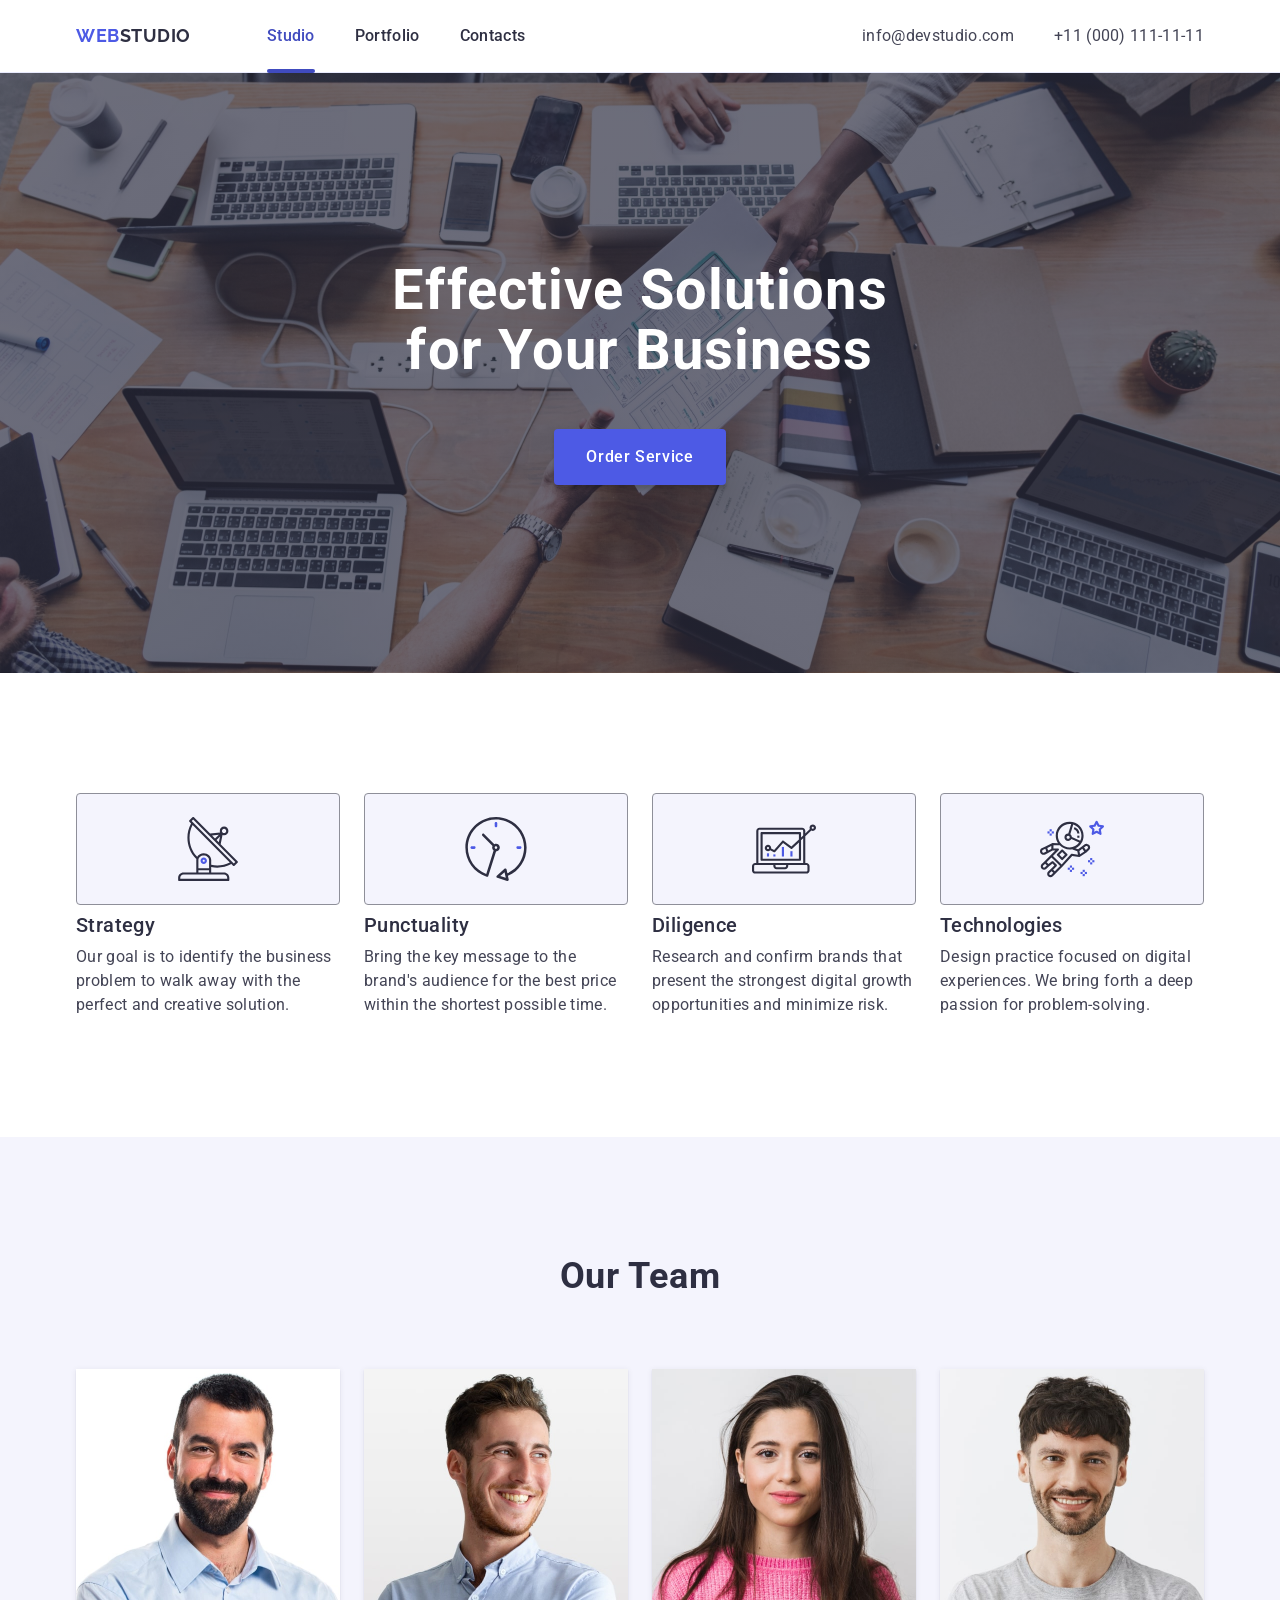
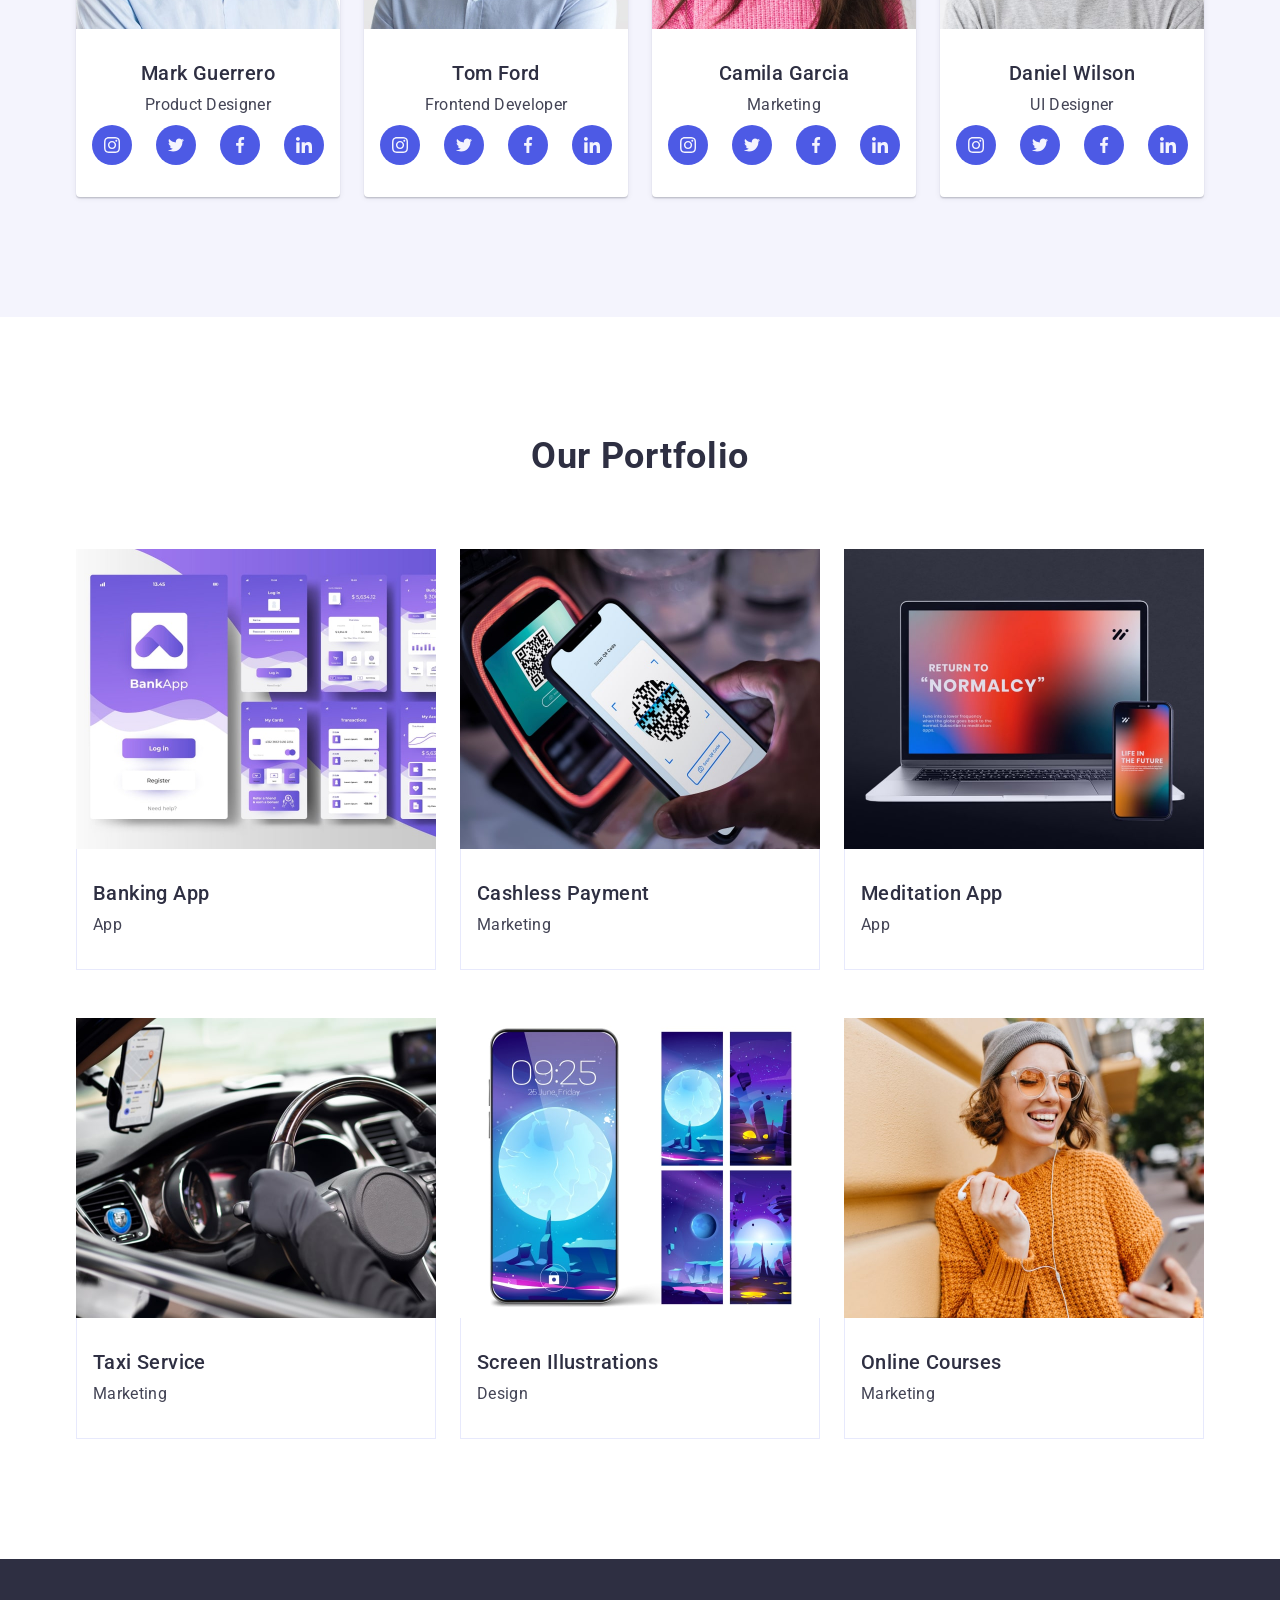
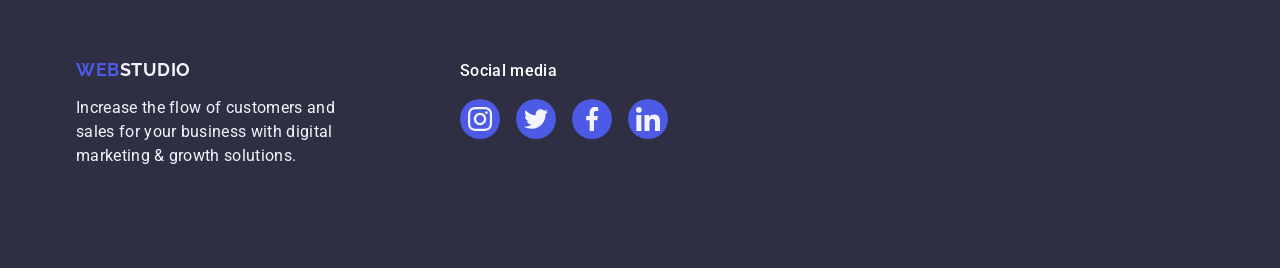
<file: index.html>
<!DOCTYPE html>
<html lang="en">
  <head>
    <meta charset="UTF-8" />
    <meta name="viewport" content="width=device-width, initial-scale=1.0" />
    <title>Document</title>
    <link
      rel="stylesheet"
      href="https://cdnjs.cloudflare.com/ajax/libs/modern-normalize/2.0.0/modern-normalize.min.css"
      integrity="sha512-4xo8blKMVCiXpTaLzQSLSw3KFOVPWhm/TRtuPVc4WG6kUgjH6J03IBuG7JZPkcWMxJ5huwaBpOpnwYElP/m6wg=="
      crossorigin="anonymous"
      referrerpolicy="no-referrer"
    />
    <link rel="preconnect" href="https://fonts.googleapis.com" />
    <link rel="preconnect" href="https://fonts.gstatic.com" crossorigin />
    <link
      href="https://fonts.googleapis.com/css2?family=Raleway:wght@700&family=Roboto:wght@400;500;700&display=swap"
      rel="stylesheet"
    />
    <link rel="stylesheet" href="./css/styles.css" />
  </head>
  <body>
    <header class="header">
      <div class="container">
        <nav class="nav">
          <a class="logo" href="./index.html">Web<span>Studio</span></a>
          <ul class="nav-list">
            <li class="nav-item">
              <a class="nav-link current" href="/">Studio</a>
            </li>
            <li class="nav-item"><a class="nav-link" href="">Portfolio</a></li>
            <li class="nav-item"><a class="nav-link" href="">Contacts</a></li>
          </ul>
        </nav>
        <address class="address">
          <ul class="address-list">
            <li class="address-item">
              <a class="address-link" href="mailto:info@devstudio.com"
                >info@devstudio.com</a
              >
            </li>
            <li class="address-item">
              <a class="address-link" href="tel:+110001111111"
                >+11 (000) 111-11-11</a
              >
            </li>
          </ul>
        </address>
      </div>
    </header>
    <main>
      <section class="hero">
        <div class="container">
          <h1 class="hero-title">Effective Solutions for Your Business</h1>
          <button class="hero-btn" type="button">Order Service</button>
        </div>
      </section>
      <section class="features">
        <div class="container">
          <h2 class="visually-hidden">features</h2>
          <ul class="features-list">
            <li class="features-item">
              <div class="features-thumb">
                <svg class="features-icon" width="64" height="64">
                  <use href="./images/icons.svg#icon-antenna"></use>
                </svg>
              </div>
              <h3 class="features-title">Strategy</h3>
              <p class="features-text">
                Our goal is to identify the business problem to walk away with
                the perfect and creative solution.
              </p>
            </li>
            <li class="features-item">
              <div class="features-thumb">
                <svg class="features-icon" width="64" height="64">
                  <use href="./images/icons.svg#icon-clock"></use>
                </svg>
              </div>
              <h3 class="features-title">Punctuality</h3>
              <p class="features-text">
                Bring the key message to the brand's audience for the best price
                within the shortest possible time.
              </p>
            </li>
            <li class="features-item">
              <div class="features-thumb">
                <svg class="features-icon" width="64" height="64">
                  <use href="./images/icons.svg#icon-diagram"></use>
                </svg>
              </div>
              <h3 class="features-title">Diligence</h3>
              <p class="features-text">
                Research and confirm brands that present the strongest digital
                growth opportunities and minimize risk.
              </p>
            </li>
            <li class="features-item">
              <div class="features-thumb">
                <svg class="features-icon" width="64" height="64">
                  <use href="./images/icons.svg#icon-astronaut"></use>
                </svg>
              </div>
              <h3 class="features-title">Technologies</h3>
              <p class="features-text">
                Design practice focused on digital experiences. We bring forth a
                deep passion for problem-solving.
              </p>
            </li>
          </ul>
        </div>
      </section>
      <section class="team">
        <div class="container">
          <h2 class="team-title">Our Team</h2>
          <ul class="team-list">
            <li class="team-item">
              <img
                src="./images/img-1.jpg"
                alt="Mark Guerrero"
                width="264"
                height="260"
                class="team-image"
              />
              <div class="team-descr">
                <h3 class="team-name">Mark Guerrero</h3>
                <p class="team-text">Product Designer</p>
                <ul class="soc-list">
                  <li class="soc-item">
                    <a
                      class="soc-link"
                      href="https://instagram.com/"
                      target="_blank"
                    >
                      <svg class="soc-icon" width="16" height="16">
                        <use href="./images/icons.svg#icon-instagram"></use>
                      </svg>
                    </a>
                  </li>
                  <li class="soc-item">
                    <a class="soc-link" href="https://x.com/" target="_blank">
                      <svg class="soc-icon" width="16" height="16">
                        <use href="./images/icons.svg#icon-twitter"></use>
                      </svg>
                    </a>
                  </li>
                  <li class="soc-item">
                    <a
                      class="soc-link"
                      href="https://facebook.com/"
                      target="_blank"
                    >
                      <svg class="soc-icon" width="16" height="16">
                        <use href="./images/icons.svg#icon-facebook"></use>
                      </svg>
                    </a>
                  </li>
                  <li class="soc-item">
                    <a
                      class="soc-link"
                      href="https://linkedin.com/"
                      target="_blank"
                    >
                      <svg class="soc-icon" width="16" height="16">
                        <use href="./images/icons.svg#icon-linkedin"></use>
                      </svg>
                    </a>
                  </li>
                </ul>
              </div>
            </li>
            <li class="team-item">
              <img
                src="./images/img-2.jpg"
                alt="Tom Ford"
                width="264"
                height="260"
                class="team-image"
              />
              <div class="team-descr">
                <h3 class="team-name">Tom Ford</h3>
                <p class="team-text">Frontend Developer</p>
                <ul class="soc-list">
                  <li class="soc-item">
                    <a
                      class="soc-link"
                      href="https://instagram.com/"
                      target="_blank"
                    >
                      <svg class="soc-icon" width="16" height="16">
                        <use href="./images/icons.svg#icon-instagram"></use>
                      </svg>
                    </a>
                  </li>
                  <li class="soc-item">
                    <a class="soc-link" href="https://x.com/" target="_blank">
                      <svg class="soc-icon" width="16" height="16">
                        <use href="./images/icons.svg#icon-twitter"></use>
                      </svg>
                    </a>
                  </li>
                  <li class="soc-item">
                    <a
                      class="soc-link"
                      href="https://facebook.com/"
                      target="_blank"
                    >
                      <svg class="soc-icon" width="16" height="16">
                        <use href="./images/icons.svg#icon-facebook"></use>
                      </svg>
                    </a>
                  </li>
                  <li class="soc-item">
                    <a
                      class="soc-link"
                      href="https://linkedin.com/"
                      target="_blank"
                    >
                      <svg class="soc-icon" width="16" height="16">
                        <use href="./images/icons.svg#icon-linkedin"></use>
                      </svg>
                    </a>
                  </li>
                </ul>
              </div>
            </li>
            <li class="team-item">
              <img
                src="./images/img-3.jpg"
                alt="Camila Garcia"
                width="264"
                height="260"
                class="team-image"
              />
              <div class="team-descr">
                <h3 class="team-name">Camila Garcia</h3>
                <p class="team-text">Marketing</p>
                <ul class="soc-list">
                  <li class="soc-item">
                    <a
                      class="soc-link"
                      href="https://instagram.com/"
                      target="_blank"
                    >
                      <svg class="soc-icon" width="16" height="16">
                        <use href="./images/icons.svg#icon-instagram"></use>
                      </svg>
                    </a>
                  </li>
                  <li class="soc-item">
                    <a class="soc-link" href="https://x.com/" target="_blank">
                      <svg class="soc-icon" width="16" height="16">
                        <use href="./images/icons.svg#icon-twitter"></use>
                      </svg>
                    </a>
                  </li>
                  <li class="soc-item">
                    <a
                      class="soc-link"
                      href="https://facebook.com/"
                      target="_blank"
                    >
                      <svg class="soc-icon" width="16" height="16">
                        <use href="./images/icons.svg#icon-facebook"></use>
                      </svg>
                    </a>
                  </li>
                  <li class="soc-item">
                    <a
                      class="soc-link"
                      href="https://linkedin.com/"
                      target="_blank"
                    >
                      <svg class="soc-icon" width="16" height="16">
                        <use href="./images/icons.svg#icon-linkedin"></use>
                      </svg>
                    </a>
                  </li>
                </ul>
              </div>
            </li>
            <li class="team-item">
              <img
                src="./images/img-4.jpg"
                alt="Daniel Wilson"
                width="264"
                height="260"
                class="team-image"
              />
              <div class="team-descr">
                <h3 class="team-name">Daniel Wilson</h3>
                <p class="team-text">UI Designer</p>
                <ul class="soc-list">
                  <li class="soc-item">
                    <a
                      class="soc-link"
                      href="https://instagram.com/"
                      target="_blank"
                    >
                      <svg class="soc-icon" width="16" height="16">
                        <use href="./images/icons.svg#icon-instagram"></use>
                      </svg>
                    </a>
                  </li>
                  <li class="soc-item">
                    <a class="soc-link" href="https://x.com/" target="_blank">
                      <svg class="soc-icon" width="16" height="16">
                        <use href="./images/icons.svg#icon-twitter"></use>
                      </svg>
                    </a>
                  </li>
                  <li class="soc-item">
                    <a
                      class="soc-link"
                      href="https://facebook.com/"
                      target="_blank"
                    >
                      <svg class="soc-icon" width="16" height="16">
                        <use href="./images/icons.svg#icon-facebook"></use>
                      </svg>
                    </a>
                  </li>
                  <li class="soc-item">
                    <a
                      class="soc-link"
                      href="https://linkedin.com/"
                      target="_blank"
                    >
                      <svg class="soc-icon" width="16" height="16">
                        <use href="./images/icons.svg#icon-linkedin"></use>
                      </svg>
                    </a>
                  </li>
                </ul>
              </div>
            </li>
          </ul>
        </div>
      </section>
      <section class="portfolio">
        <div class="container">
          <h2 class="portfolio-title">Our Portfolio</h2>
          <ul class="portfolio-list">
            <li class="portfolio-item">
              <div class="portfolio-wrap">
                <img
                  src="./images/card-img1.jpg"
                  alt="Banking App"
                  width="360"
                  class="portfolio-image"
                />
                <p class="portfolio-overlay">
                  14 Stylish and User-Friendly App Design Concepts · Task
                  Manager App · Calorie Tracker App · Exotic Fruit Ecommerce App
                  · Cloud Storage App
                </p>
              </div>
              <div class="portfolio-descr">
                <h3 class="portfolio-name">Banking App</h3>
                <p class="portfolio-text">App</p>
              </div>
            </li>
            <li class="portfolio-item">
              <div class="portfolio-wrap">
                <img
                  src="./images/card-img2.jpg"
                  alt="Cashless Payment"
                  width="360"
                  class="portfolio-image"
                />
                <p class="portfolio-overlay">
                  14 Stylish and User-Friendly App Design Concepts · Task
                  Manager App · Calorie Tracker App · Exotic Fruit Ecommerce App
                  · Cloud Storage App
                </p>
              </div>
              <div class="portfolio-descr">
                <h3 class="portfolio-name">Cashless Payment</h3>
                <p class="portfolio-text">Marketing</p>
              </div>
            </li>
            <li class="portfolio-item">
              <div class="portfolio-wrap">
                <img
                  src="./images/card-img3.jpg"
                  alt="Meditation App"
                  width="360"
                  class="portfolio-image"
                />
                <p class="portfolio-overlay">
                  14 Stylish and User-Friendly App Design Concepts · Task
                  Manager App · Calorie Tracker App · Exotic Fruit Ecommerce App
                  · Cloud Storage App
                </p>
              </div>
              <div class="portfolio-descr">
                <h3 class="portfolio-name">Meditation App</h3>
                <p class="portfolio-text">App</p>
              </div>
            </li>
            <li class="portfolio-item">
              <div class="portfolio-wrap">
                <img
                  src="./images/card-img4.jpg"
                  alt="Taxi Service"
                  width="360"
                  class="portfolio-image"
                />
                <p class="portfolio-overlay">
                  14 Stylish and User-Friendly App Design Concepts · Task
                  Manager App · Calorie Tracker App · Exotic Fruit Ecommerce App
                  · Cloud Storage App
                </p>
              </div>
              <div class="portfolio-descr">
                <h3 class="portfolio-name">Taxi Service</h3>
                <p class="portfolio-text">Marketing</p>
              </div>
            </li>
            <li class="portfolio-item">
              <div class="portfolio-wrap">
                <img
                  src="./images/card-img5.jpg"
                  alt="Screen Illustrations"
                  width="360"
                  class="portfolio-image"
                />
                <p class="portfolio-overlay">
                  14 Stylish and User-Friendly App Design Concepts · Task
                  Manager App · Calorie Tracker App · Exotic Fruit Ecommerce App
                  · Cloud Storage App
                </p>
              </div>
              <div class="portfolio-descr">
                <h3 class="portfolio-name">Screen Illustrations</h3>
                <p class="portfolio-text">Design</p>
              </div>
            </li>
            <li class="portfolio-item">
              <div class="portfolio-wrap">
                <img
                  src="./images/card-img6.jpg"
                  alt="Online Courses"
                  width="360"
                  class="portfolio-image"
                />
                <p class="portfolio-overlay">
                  14 Stylish and User-Friendly App Design Concepts · Task
                  Manager App · Calorie Tracker App · Exotic Fruit Ecommerce App
                  · Cloud Storage App
                </p>
              </div>
              <div class="portfolio-descr">
                <h3 class="portfolio-name">Online Courses</h3>
                <p class="portfolio-text">Marketing</p>
              </div>
            </li>
          </ul>
        </div>
      </section>
    </main>
    <footer class="footer">
      <div class="container">
        <div class="footer-descr">
          <a class="footer-logo" href="./index.html"
            >Web<span class="footer-logo-color">Studio</span></a
          >
          <p class="footer-text">
            Increase the flow of customers and sales for your business with
            digital marketing & growth solutions.
          </p>
        </div>
        <div class="footer-soc">
          <p class="footer-soc-header">Social media</p>
          <ul class="soc-list">
            <li class="soc-item">
              <a class="soc-link" href="https://instagram.com/" target="_blank">
                <svg class="footer-icon" width="24" height="24">
                  <use href="./images/icons.svg#icon-instagram"></use>
                </svg>
              </a>
            </li>
            <li class="soc-item">
              <a class="soc-link" href="https://x.com/" target="_blank">
                <svg class="footer-icon" width="24" height="24">
                  <use href="./images/icons.svg#icon-twitter"></use>
                </svg>
              </a>
            </li>
            <li class="soc-item">
              <a class="soc-link" href="https://facebook.com/" target="_blank">
                <svg class="footer-icon" width="24" height="24">
                  <use href="./images/icons.svg#icon-facebook"></use>
                </svg>
              </a>
            </li>
            <li class="soc-item">
              <a class="soc-link" href="https://linkedin.com/" target="_blank">
                <svg class="footer-icon" width="24" height="24">
                  <use href="./images/icons.svg#icon-linkedin"></use>
                </svg>
              </a>
            </li>
          </ul>
        </div>
      </div>
    </footer>
  </body>
</html>
</file>
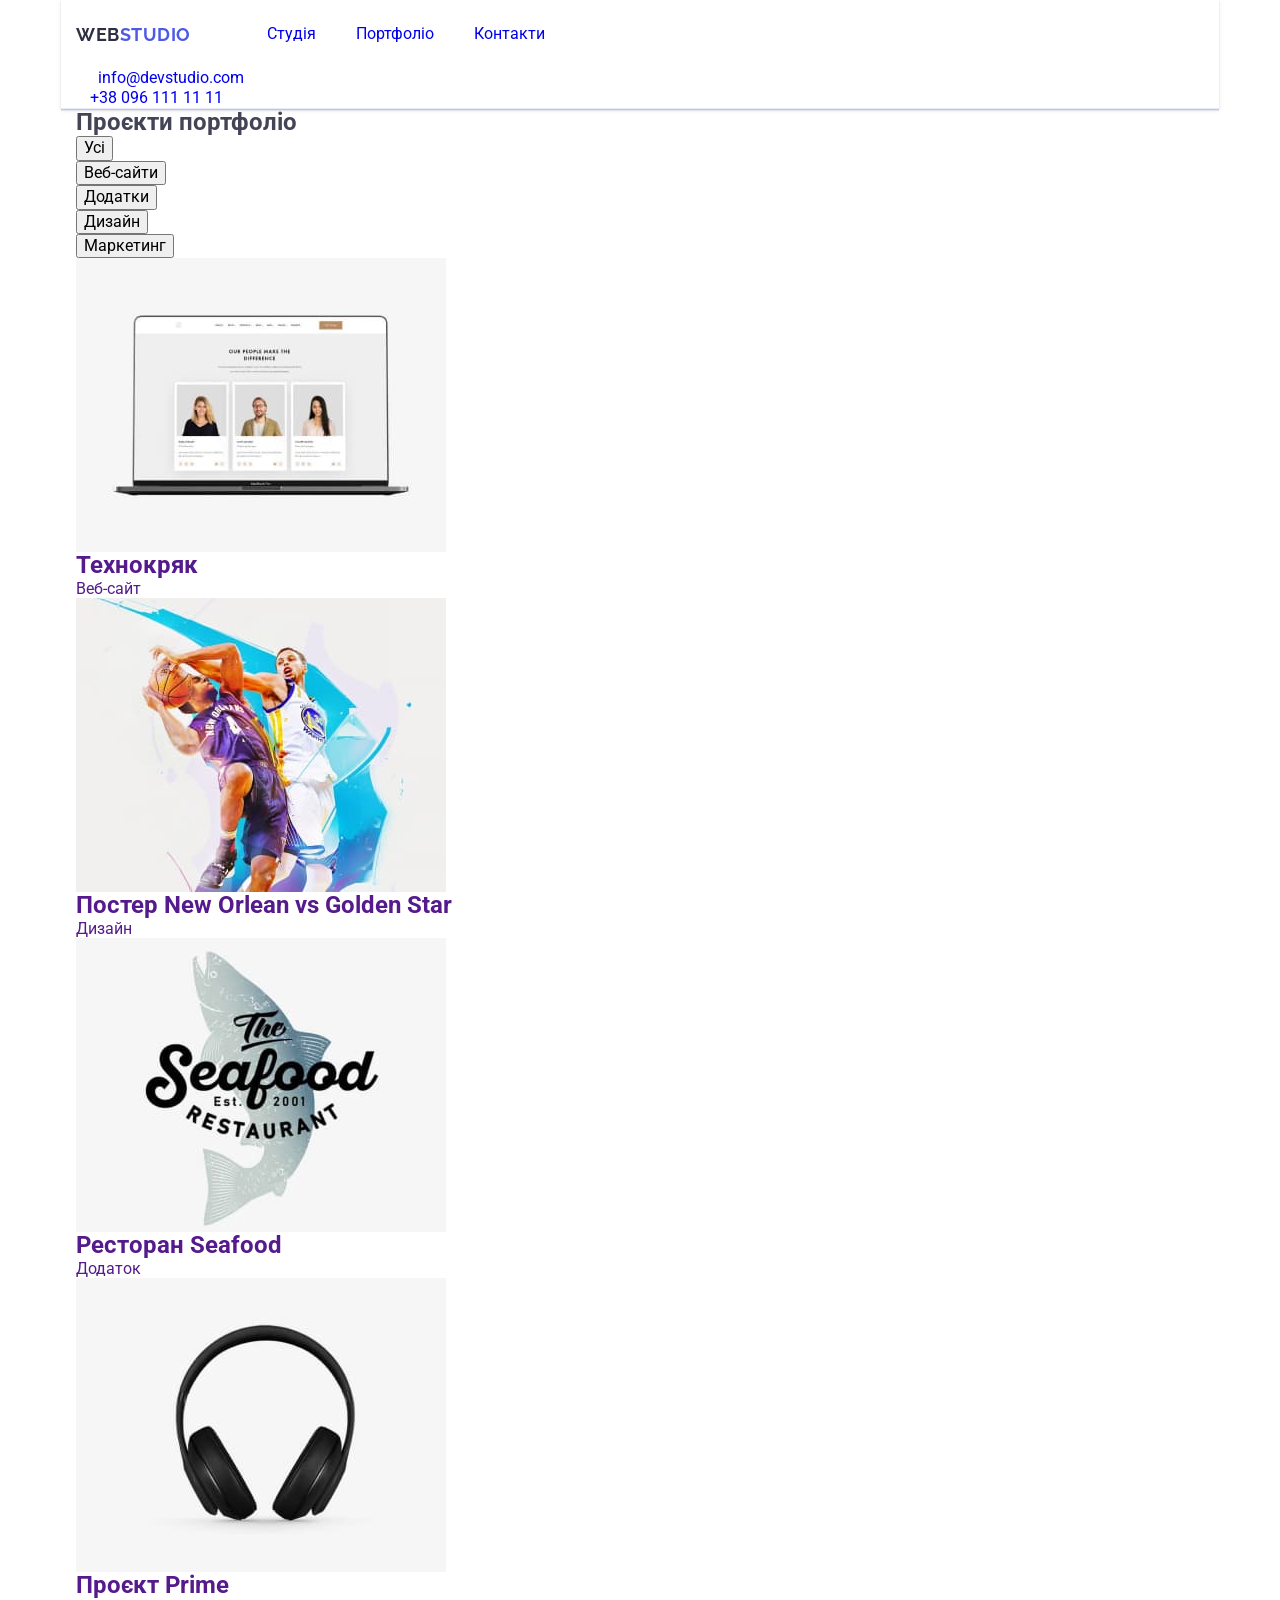
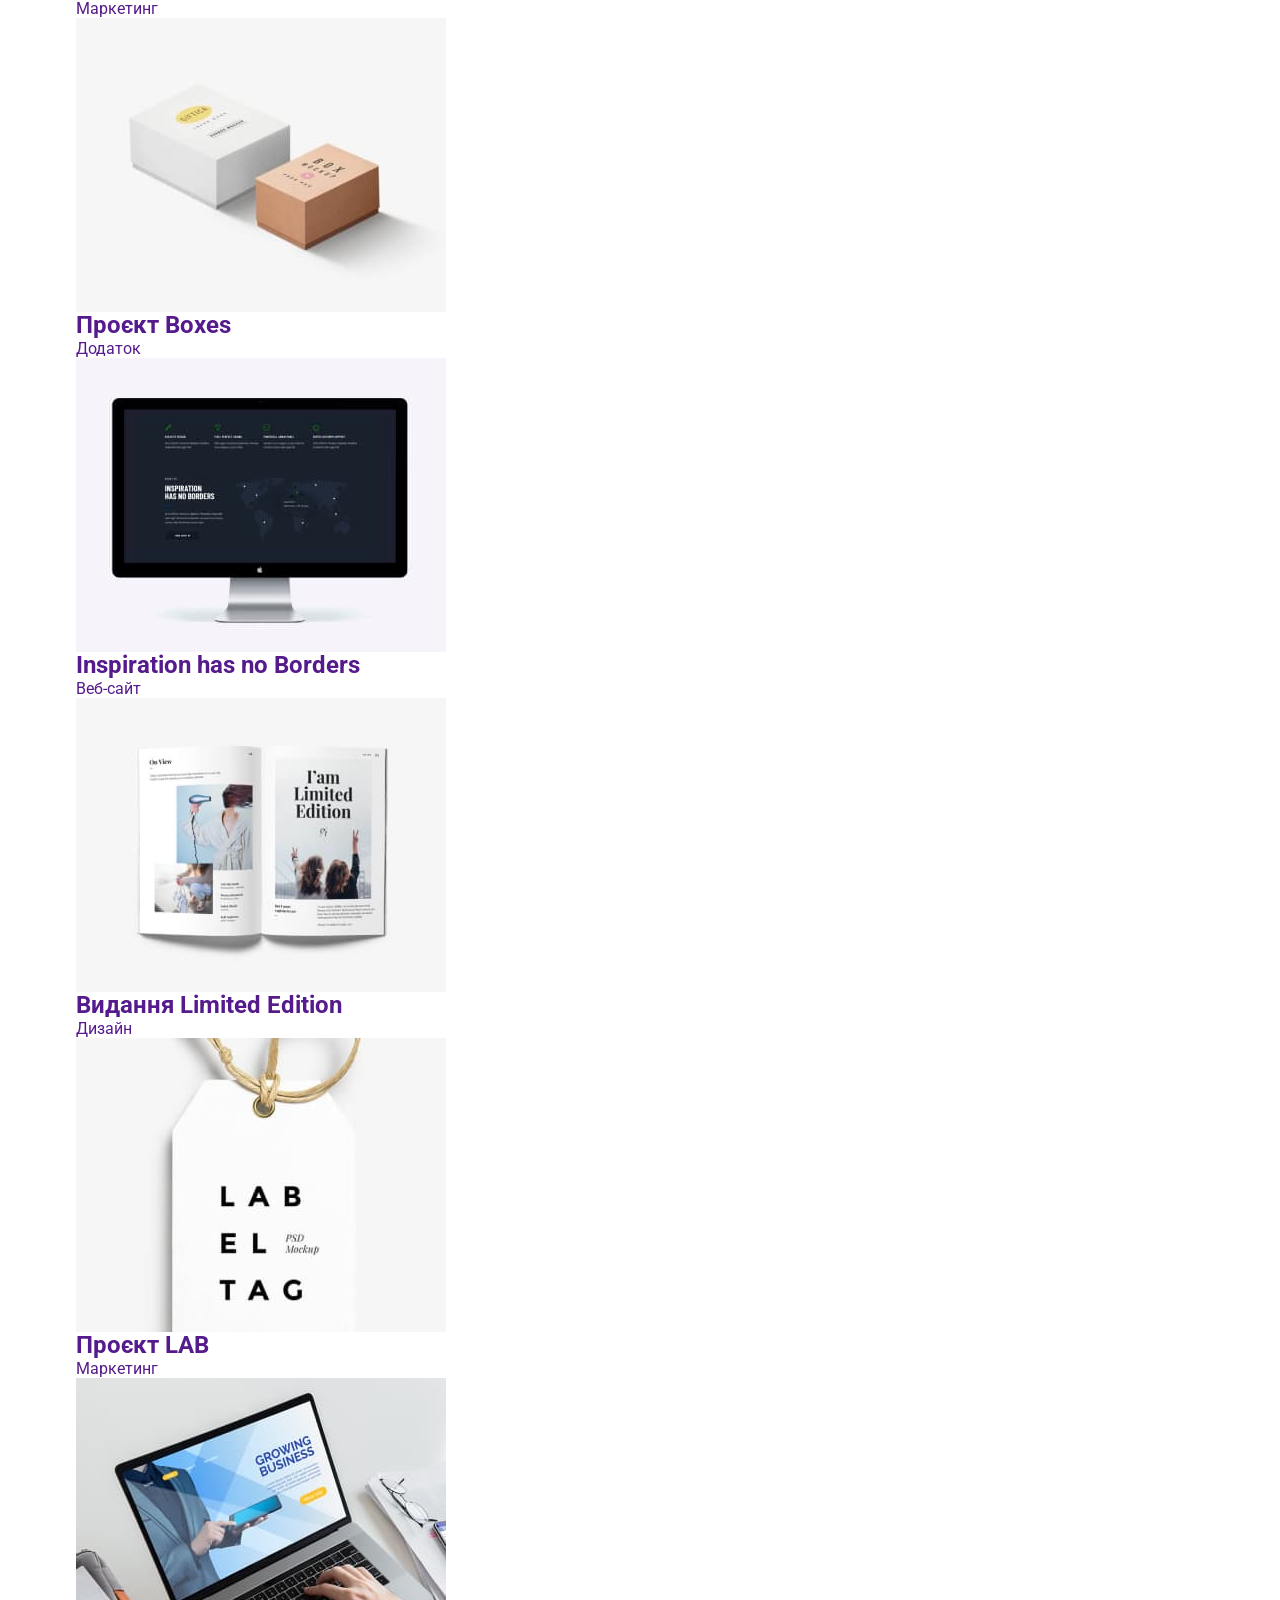
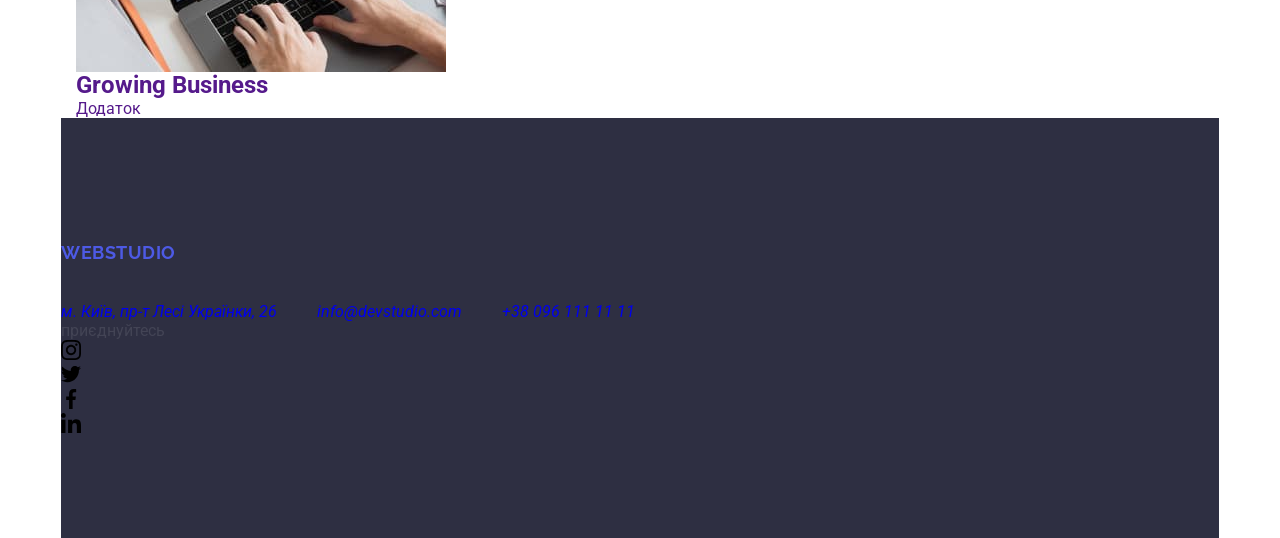
<file: portfolio.html>
<!DOCTYPE html>
<html lang="uk">
  <head>
    <meta charset="UTF-8" />
    <meta http-equiv="X-UA-Compatible" content="IE=edge" />
    <meta name="viewport" content="width=device-width, initial-scale=1.0" />
    <title>WebStudio</title>
    <!-- fonts -->
    <link rel="preconnect" href="https://fonts.googleapis.com" />
    <link rel="preconnect" href="https://fonts.gstatic.com" crossorigin />
    <link rel="preconnect" href="https://fonts.googleapis.com" />
    <link rel="preconnect" href="https://fonts.gstatic.com" crossorigin />
    <link
      href="https://fonts.googleapis.com/css2?family=Raleway:wght@700&family=Roboto:wght@400;500;700;900&display=swap"
      rel="stylesheet"
    />
    <!-- modern-normalize -->
    <link
      rel="stylesheet"
      href="https://cdnjs.cloudflare.com/ajax/libs/modern-normalize/1.1.0/modern-normalize.min.css"
      integrity="sha512-wpPYUAdjBVSE4KJnH1VR1HeZfpl1ub8YT/NKx4PuQ5NmX2tKuGu6U/JRp5y+Y8XG2tV+wKQpNHVUX03MfMFn9Q=="
      crossorigin="anonymous"
      referrerpolicy="no-referrer"
    />
    <!-- custom styles -->
    <link rel="stylesheet" href="./css/styles.css" />
  </head>
  <body>
    <header>
      <div class="container header">
        <nav class="nav">
          <a class="logo logo-header" href="./index.html"
            ><span class="logo-color">Web</span>Studio</a
          >
          <ul class="nav-list">
            <li class="nav-list-item">
              <a class="nav-list-item-link display-block" href="./index.html"
                >Студія</a
              >
            </li>
            <li class="nav-list-item">
              <a
                class="nav-list-item-link display-block"
                href="./portfolio.html"
                >Портфоліо</a
              >
            </li>
            <li class="nav-list-item">
              <a class="nav-list-item-link display-block" href="#contacts-link"
                >Контакти</a
              >
            </li>
          </ul>
        </nav>
        <ul class="header-contacts">
          <li class="header-contacts-item">
            <a
              class="header-contacts-item-link display-block"
              href="mailto:info@devstudio.com"
            >
              <svg class="icon-contacts" width="18" height="12">
                <use href="./images/icons.svg#icon-mail"></use>
              </svg>
              info@devstudio.com</a
            >
          </li>
          <li class="header-contacts-item">
            <a
              class="header-contacts-item-link display-block"
              href="tel:+380961111111"
            >
              <svg class="icon-contacts" width="10" height="16">
                <use href="./images/icons.svg#icon-smartphone"></use>
              </svg>
              +38 096 111 11 11</a
            >
          </li>
        </ul>
      </div>
    </header>
    <main>
      <section class="section">
        <div class="container">
          <h1 class="hidden-title">Проєкти портфоліо</h1>
          <ul class="filter-list">
            <li class="filter-list-item">
              <button class="filter-list-button all-btn" type="button">
                Усі
              </button>
            </li>
            <li class="filter-list-item">
              <button class="filter-list-button secondary-btn" type="button">
                Веб-сайти
              </button>
            </li>
            <li class="filter-list-item">
              <button class="filter-list-button secondary-btn" type="button">
                Додатки
              </button>
            </li>
            <li class="filter-list-item">
              <button class="filter-list-button secondary-btn" type="button">
                Дизайн
              </button>
            </li>

            <li class="filter-list-item-button">
              <button class="filter-list-button secondary-btn" type="button">
                Маркетинг
              </button>
            </li>
          </ul>
          <ul class="portfolio-content-list">
            <li class="portfolio-content-list-item">
              <a href="" class="portfolio-card">
                <img
                  src="./images/technocrack.jpg"
                  alt="зразок веб-сайту"
                  width="370"
                  height="294"
                />
                <div class="portfolio-content-list-text">
                  <h2 class="portfolio-content-list-item-heading">Технокряк</h2>
                  <p class="portfolio-content-list-item-text">Веб-сайт</p>
                </div>
              </a>
            </li>
            <li class="portfolio-content-list-item">
              <a href="" class="portfolio-card">
                <img
                  src="./images/poster.jpg"
                  alt="постер нба"
                  width="370"
                  height="294"
                />
                <div class="portfolio-content-list-text">
                  <h2 class="portfolio-content-list-item-heading">
                    Постер New Orlean vs Golden Star
                  </h2>
                  <p class="portfolio-content-list-item-text">Дизайн</p>
                </div>
              </a>
            </li>
            <li class="portfolio-content-list-item">
              <a href="" class="portfolio-card">
                <img
                  src="./images/seafood.jpg"
                  alt="логотип ресторану"
                  width="370"
                  height="294"
                />
                <div class="portfolio-content-list-text">
                  <h2 class="portfolio-content-list-item-heading">
                    Ресторан Seafood
                  </h2>
                  <p class="portfolio-content-list-item-text">Додаток</p>
                </div>
              </a>
            </li>
            <li class="portfolio-content-list-item">
              <a href="" class="portfolio-card">
                <img
                  src="./images/prime.jpg"
                  alt="слухавки"
                  width="370"
                  height="294"
                />
                <div class="portfolio-content-list-text">
                  <h2 class="portfolio-content-list-item-heading">
                    Проєкт Prime
                  </h2>
                  <p class="portfolio-content-list-item-text">Маркетинг</p>
                </div>
              </a>
            </li>
            <li class="portfolio-content-list-item">
              <a href="" class="portfolio-card">
                <img
                  src="./images/boxes.jpg"
                  alt="коробки"
                  width="370"
                  height="294"
                />
                <div class="portfolio-content-list-text">
                  <h2 class="portfolio-content-list-item-heading">
                    Проєкт Boxes
                  </h2>
                  <p class="portfolio-content-list-item-text">Додаток</p>
                </div>
              </a>
            </li>
            <li class="portfolio-content-list-item">
              <a href="" class="portfolio-card">
                <img
                  src="./images/noborders.jpg"
                  alt="зразок веб-сайту"
                  width="370"
                  height="294"
                />
                <div class="portfolio-content-list-text">
                  <h2 class="portfolio-content-list-item-heading">
                    Inspiration has no Borders
                  </h2>
                  <p class="portfolio-content-list-item-text">Веб-сайт</p>
                </div>
              </a>
            </li>
            <li class="portfolio-content-list-item">
              <a href="" class="portfolio-card">
                <img
                  src="./images/le.jpg"
                  alt="зразок оформлення сторінок"
                  width="370"
                  height="294"
                />
                <div class="portfolio-content-list-text">
                  <h2 class="portfolio-content-list-item-heading">
                    Видання Limited Edition
                  </h2>
                  <p class="portfolio-content-list-item-text">Дизайн</p>
                </div>
              </a>
            </li>
            <li class="portfolio-content-list-item">
              <a href="" class="portfolio-card">
                <img
                  src="./images/lab.jpg"
                  alt="проєкт лаб"
                  width="370"
                  height="294"
                />
                <div class="portfolio-content-list-text">
                  <h2 class="portfolio-content-list-item-heading">
                    Проєкт LAB
                  </h2>
                  <p class="portfolio-content-list-item-text">Маркетинг</p>
                </div>
              </a>
            </li>
            <li class="portfolio-content-list-item">
              <a href="" class="portfolio-card">
                <img
                  src="./images/business.jpg"
                  alt="зразок додатку"
                  width="370"
                  height="294"
                />
                <div class="portfolio-content-list-text">
                  <h2 class="portfolio-content-list-item-heading">
                    Growing Business
                  </h2>
                  <p class="portfolio-content-list-item-text">Додаток</p>
                </div>
              </a>
            </li>
          </ul>
        </div>
      </section>
    </main>
    <footer class="contacts" id="contacts-link">
      <div class="container footer">
        <div>
          <a class="logo footer-logo" href="./index.html"
            ><span class="logo-footer-color">Web</span>Studio</a
          >
          <address>
            <ul class="address-list">
              <li class="address-list-item">
                <a
                  class="map-link"
                  href="https://goo.gl/maps/me57YFcmaELghzEW9"
                  target="_blank"
                  rel="noopener noreferrer nofollow"
                  >м. Київ, пр-т Лесі Українки, 26</a
                >
              </li>
              <li class="address-list-item">
                <a class="mail-link" href="mailto:info@devstudio.com"
                  >info@devstudio.com</a
                >
              </li>
              <li class="address-list-item">
                <a class="tel-link" href="tel:+380961111111"
                  >+38 096 111 11 11</a
                >
              </li>
            </ul>
          </address>
        </div>
        <div class="join">
          <p class="footer-heading-socials">приєднуйтесь</p>
          <ul class="socials-list">
            <li class="socials-list-item">
              <a
                class="socials-footer-list-item-link"
                href="https://www.instagram.com"
                target="_blank"
                rel="noreferrer noopener nofollow"
                aria-label="instagram"
              >
                <svg class="socials-footer-icon" width="20" height="20">
                  <use href="./images/icons.svg#icon-instagram"></use>
                </svg>
              </a>
            </li>
            <li class="socials-list-item">
              <a
                class="socials-footer-list-item-link"
                href="https://twitter.com"
                target="_blank"
                rel="noreferrer noopener nofollow"
                aria-label="twitter"
              >
                <svg class="socials-footer-icon" width="20" height="20">
                  <use href="./images/icons.svg#icon-twitter"></use>
                </svg>
              </a>
            </li>
            <li class="socials-list-item">
              <a
                class="socials-footer-list-item-link"
                href="https://www.facebook.com"
                target="_blank"
                rel="noreferrer noopener nofollow"
                aria-label="facebook"
              >
                <svg class="socials-footer-icon" width="20" height="20">
                  <use href="./images/icons.svg#icon-facebook"></use>
                </svg>
              </a>
            </li>
            <li class="socials-list-item">
              <a
                class="socials-footer-list-item-link"
                href="https://www.linkedin.com "
                target="_blank"
                rel="noreferrer noopener nofollow"
                aria-label="linkedin"
              >
                <svg class="socials-footer-icon" width="20" height="20">
                  <use href="./images/icons.svg#icon-linkedin"></use>
                </svg>
              </a>
            </li>
          </ul>
        </div>
      </div>
    </footer>
  </body>
</html>
</file>
<file: css/styles.css>
body {
  font-family: "Roboto", sans-serif;
  color: #434455;
  background-color: #ffffff;
}
* {
  box-sizing: border-box;
}
h1,
h2,
h3,
h4,
h5,
h6,
p {
  margin: 0;
  padding: 0;
}
a {
  text-decoration: none;
}
img {
  display: block;
}

ul,
ol {
  margin: 0;
  padding: 0;
  list-style: none;
}
.container {
  max-width: 1158px;
  padding: 0 15px;
  margin: 0 auto;
}
.visually-hidden {
  position: absolute;
  width: 1px;
  height: 1px;
  margin: -1px;
  border: 0;
  padding: 0;
  white-space: nowrap;
  clip-path: inset(100%);
  clip: rect(0 0 0 0);
  overflow: hidden;
}
/* header */
.header {
  border-bottom: 1px solid #e7e9fc;
  box-shadow: 0px 2px 1px rgba(46, 47, 66, 0.08),
    0px 1px 1px rgba(46, 47, 66, 0.16), 0px 1px 6px rgba(46, 47, 66, 0.08);
}
.header .container {
  display: flex;
  justify-content: space-between;
}
.logo {
  display: block;
  font-family: "Raleway", sans-serif;
  font-weight: 700;
  font-size: 18px;
  line-height: 1.17;
  letter-spacing: 0.03em;
  text-transform: uppercase;
  color: #4d5ae5;
  margin-right: 76px;
  padding: 24px 0;
}

.nav {
  display: flex;
  align-items: center;
}
.nav span {
  color: #2e2f42;
}
.nav-list {
  display: flex;
  gap: 40px;
}
.nav-item {
}
.nav-link {
  display: block;
  font-weight: 500;
  font-size: 16px;
  line-height: 1.5;
  letter-spacing: 0.02em;
  color: #2e2f42;
  padding: 24px 0;
  transition: color 250ms cubic-bezier(0.4, 0, 0.2, 1);
}
.nav-link:hover,
.nav-link:focus {
  color: #404bbf;
}
.nav-link.current {
  position: relative;
  color: #404bbf;
}
.nav-link.current::after {
  display: block;
  content: "";
  width: 100%;
  height: 4px;
  border-radius: 2px;
  background-color: #404bbf;
  position: absolute;
  bottom: -1px;
  left: 0;
}
.address {
  font-style: normal;
}
.address-list {
  display: flex;
  align-items: center;
  gap: 40px;
}
.address-item {
}
.address-link {
  display: block;
  font-size: 16px;
  line-height: 1.5;
  letter-spacing: 0.02em;
  color: #434455;
  padding: 24px 0;
  transition: color 250ms cubic-bezier(0.4, 0, 0.2, 1);
}
.address-link:hover,
.address-link:focus {
  color: #404bbf;
}
/* hero */
.hero {
  max-width: 1440px;
  background-image: linear-gradient(
      rgba(46, 47, 66, 0.7),
      rgba(46, 47, 66, 0.7)
    ),
    url(../images/people-office.jpg);
  background-repeat: no-repeat;
  background-position: center;
  background-size: cover;
  background-color: #2e2f42;
  padding: 188px 0;
  margin-left: auto;
  margin-right: auto;
}

.hero-title {
  font-weight: 700;
  font-size: 56px;
  line-height: 1.07;
  letter-spacing: 0.02em;
  text-align: center;
  color: #ffffff;
  margin-left: auto;
  margin-right: auto;
  margin-bottom: 48px;
  max-width: 496px;
}
.hero-btn {
  display: block;
  font-weight: 500;
  line-height: 1.5;
  letter-spacing: 0.04em;
  color: #ffffff;
  background-color: #4d5ae5;
  cursor: pointer;
  box-shadow: 0 4px 4px 0 rgba(0, 0, 0, 0.15);
  border-radius: 4px;
  padding: 16px 32px;
  min-width: 169px;
  height: 56px;
  border: none;
  margin-left: auto;
  margin-right: auto;
  transition: background-color 250ms cubic-bezier(0.4, 0, 0.2, 1);
}
.hero-btn:hover,
.hero-btn:focus {
  background-color: #404bbf;
}
/* features */
.features {
  padding: 120px 0;
}

.features-list {
  display: flex;
  gap: 24px;
}
.features-item {
  width: 264px;
}
.features-thumb {
  display: flex;
  justify-content: center;
  align-items: center;
  width: 100%;
  height: 112px;
  background-color: #f4f4fd;
  border: 1px solid #8e8f99;
  border-radius: 4px;
  margin-bottom: 8px;
}
.features-title {
  font-weight: 500;
  font-size: 20px;
  line-height: 1.2;
  letter-spacing: 0.02em;
  color: #2e2f42;
  margin-bottom: 8px;
}
.features-text {
  font-size: 16px;
  line-height: 1.5;
  letter-spacing: 0.02em;
}
/* team */
.team {
  background-color: #f4f4fd;
  padding: 120px 0;
}
.team-title {
  font-weight: 700;
  font-size: 36px;
  line-height: 1.11;
  letter-spacing: 0.02em;
  text-align: center;
  text-transform: capitalize;
  color: #2e2f42;
  margin-bottom: 72px;
}
.team-list {
  display: flex;
  gap: 24px;
}
.team-item {
  width: 264px;
  background-color: #ffffff;
  text-align: center;
  border-radius: 0 0 4px 4px;
  box-shadow: 0 2px 1px 0 rgba(46, 47, 66, 0.08),
    0 1px 1px 0 rgba(46, 47, 66, 0.16), 0 1px 6px 0 rgba(46, 47, 66, 0.08);
}
.team-image {
}
.team-descr {
  padding-top: 32px;
  padding-bottom: 32px;
}
.team-name {
  font-weight: 500;
  font-size: 20px;
  line-height: 1.2;
  letter-spacing: 0.02em;
  text-align: center;
  color: #2e2f42;
  margin-bottom: 8px;
}
.team-text {
  font-size: 16px;
  line-height: 1.5;
  letter-spacing: 0.02em;
  text-align: center;
  margin-bottom: 8px;
}
.soc-list {
  display: flex;
  justify-content: center;
  align-items: center;
  gap: 24px;
}
.soc-link {
  display: flex;
  justify-content: center;
  align-items: center;
  width: 40px;
  height: 40px;
  border-radius: 50%;
  background-color: #4d5ae5;
  transition: background-color 250ms cubic-bezier(0.4, 0, 0.2, 1);
}
.soc-icon {
  fill: #f4f4fd;
}
.team .soc-link:hover,
.team .soc-link:focus {
  background-color: #404bbf;
}

/* portfolio */
.portfolio {
  padding: 120px 0;
}
.portfolio-title {
  font-weight: 700;
  font-size: 36px;
  line-height: 1.11;
  letter-spacing: 0.02em;
  text-align: center;
  text-transform: capitalize;
  color: #2e2f42;
  margin-bottom: 72px;
}
.portfolio-list {
  display: flex;
  flex-wrap: wrap;
  row-gap: 48px;
  column-gap: 24px;
}
.portfolio-item {
  width: 360px;

  transition: box-shadow 250ms cubic-bezier(0.4, 0, 0.2, 1);
}
.portfolio-item:hover {
  box-shadow: 0 2px 1px 0 rgba(46, 47, 66, 0.08),
    0 1px 1px 0 rgba(46, 47, 66, 0.16), 0 1px 6px 0 rgba(46, 47, 66, 0.08);
}
.portfolio-wrap {
  position: relative;
  overflow: hidden;
}
.portfolio-image {
}

.portfolio-overlay {
  position: absolute;
  top: 0;
  left: 0;
  width: 100%;
  height: 100%;
  padding: 40px 32px;
  font-weight: 400;
  font-size: 16px;
  line-height: 1.5;
  letter-spacing: 0.02em;
  color: #f4f4fd;
  background-color: #4d5ae5;
  transform: translateY(100%);
  transition: transform 250ms cubic-bezier(0.4, 0, 0.2, 1);
}
.portfolio-item:hover .portfolio-overlay,
.portfolio-item:focus .portfolio-overlay {
  transform: translateY(0);
}
.portfolio-descr {
  border-bottom: 1px solid #e7e9fc;
  border-left: 1px solid #e7e9fc;
  border-right: 1px solid #e7e9fc;
  padding: 32px 16px;
}
.portfolio-name {
  font-weight: 500;
  font-size: 20px;
  line-height: 1.2;
  letter-spacing: 0.02em;
  color: #2e2f42;
  margin-bottom: 8px;
}
.portfolio-text {
  font-size: 16px;
  line-height: 1.5;
  letter-spacing: 0.02em;
}
/* footer */
.footer {
  background-color: #2e2f42;
  padding: 100px 0;
}
.footer .container {
  display: flex;
  align-items: baseline;
}
.footer-descr {
  margin-right: 120px;
}
.footer-logo {
  font-family: "Raleway", sans-serif;
  font-weight: 700;
  font-size: 18px;
  line-height: 1.17;
  letter-spacing: 0.03em;
  text-transform: uppercase;
  color: #4d5ae5;
  display: inline-block;

  margin-bottom: 16px;
}
.footer-logo-color {
  color: #f4f4fd;
}
.footer-text {
  font-size: 16px;
  line-height: 1.5;
  letter-spacing: 0.02em;
  color: #f4f4fd;
  width: 264px;
}
.footer-soc-header {
  font-weight: 500;
  font-size: 16px;
  line-height: 1.5;
  letter-spacing: 0.02em;
  color: #fff;
  margin-bottom: 16px;
}
.footer .soc-list {
  gap: 16px;
}
.footer-icon {
  fill: #f4f4fd;
}
.footer .soc-link:hover,
.footer .soc-link:focus {
  background-color: #31d0aa;
}
</file>
